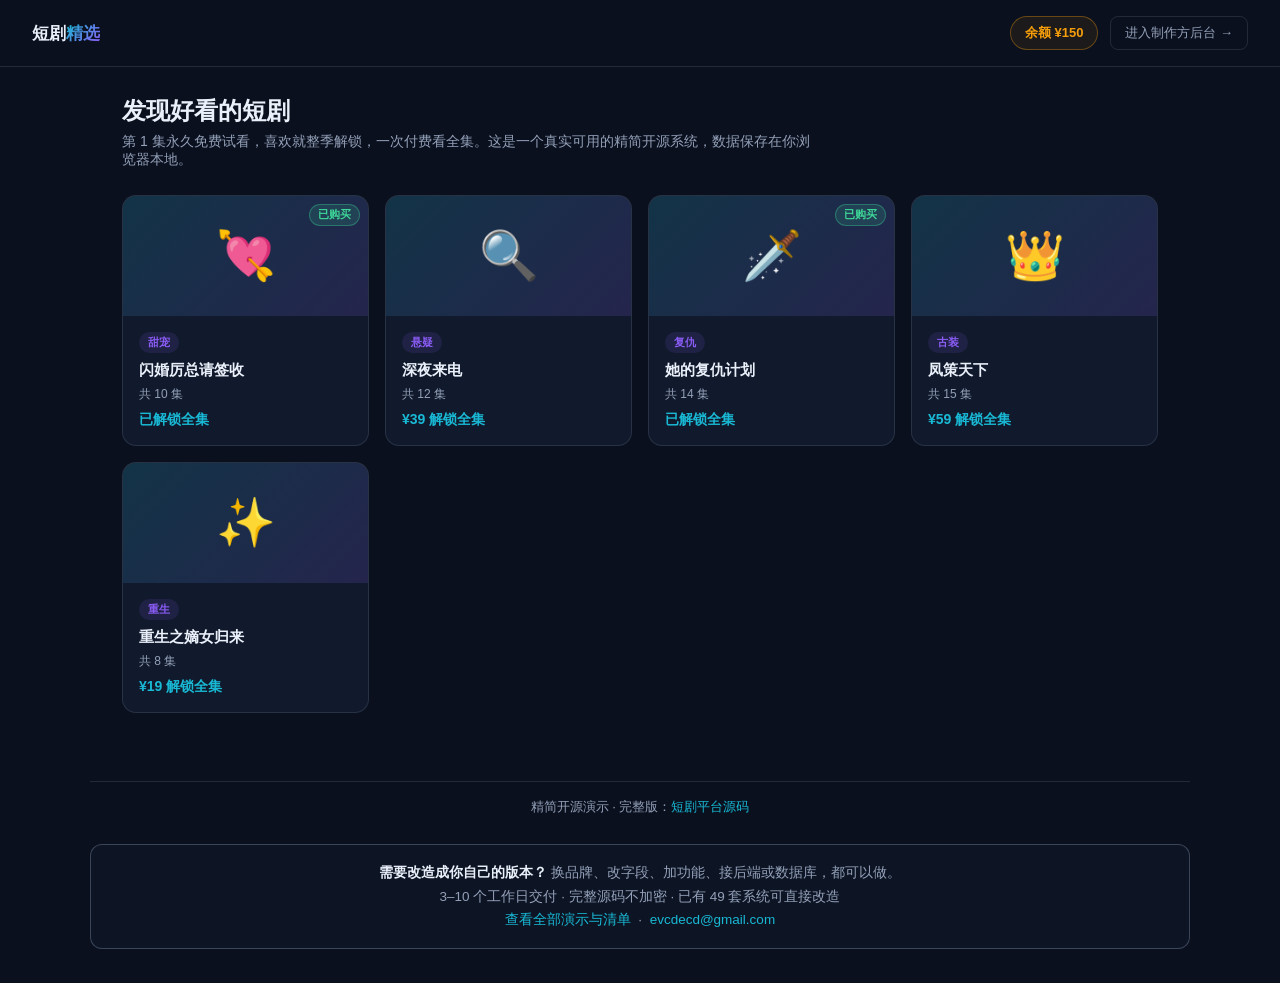
<file: index.html>
<!DOCTYPE html>
<html lang="zh-CN">
<head>
<meta charset="UTF-8">
<meta name="viewport" content="width=device-width, initial-scale=1.0">
<title>短剧精选（精简开源版）</title>
<meta name="description" content="免费开源的短剧平台系统精简版：剧集目录浏览、首集免费试看、整季付费解锁、模拟视频播放器，后台剧集与分集管理、真实收入统计，纯前端+localStorage实现，可作为学习或二次开发起点。">
<link rel="stylesheet" href="style.css">
</head>
<body>
  <header class="topbar">
    <div class="brand">短剧<span class="accent">精选</span></div>
    <div class="topbar-right">
      <div class="balance-badge" id="balanceBadge">余额 ¥0</div>
      <a href="admin.html" class="nav-link">进入制作方后台 →</a>
    </div>
  </header>

  <main class="container">
    <!-- 目录页 -->
    <section id="view-catalog">
      <div class="page-head">
        <h1>发现好看的短剧</h1>
        <p>第 1 集永久免费试看，喜欢就整季解锁，一次付费看全集。这是一个真实可用的精简开源系统，数据保存在你浏览器本地。</p>
      </div>
      <div id="seriesGrid" class="series-grid"></div>
    </section>

    <!-- 剧集详情页 -->
    <section id="view-series" style="display:none">
      <button class="btn btn-sm" id="btnBackToCatalog">← 返回目录</button>
      <div class="series-head" id="seriesHead"></div>
      <div id="seriesMsg"></div>
      <div id="episodeList" class="episode-list"></div>
    </section>
  </main>

  <!-- 模拟视频播放器弹层 -->
  <div class="modal-backdrop" id="playerBackdrop">
    <div class="modal player-modal">
      <button class="modal-close" id="btnClosePlayer">&times;</button>
      <h2 id="playerTitle"></h2>
      <p class="sub" id="playerSub"></p>
      <div class="video-player">
        <div class="player-stage" id="playerStage">
          <span id="playerStageEmoji">🎬</span>
          <div class="player-finished-overlay" id="playerFinishedOverlay">本集播放完毕</div>
        </div>
        <div class="player-controls">
          <button class="play-btn" id="btnPlayPause">▶</button>
          <div class="player-progress" id="playerProgressTrack">
            <div class="player-progress-bar" id="playerProgressBar"></div>
          </div>
          <div class="player-time" id="playerTime">00:00 / 00:00</div>
        </div>
        <div class="player-footer">
          <span class="preview-tag" id="playerPreviewTag"></span>
          <button class="btn btn-primary btn-sm" id="btnNextEpisode">下一集 →</button>
        </div>
      </div>
    </div>
  </div>

  <script src="data.js"></script>
  <script src="script.js"></script>

<footer style="margin:40px auto 16px;max-width:1100px;padding:16px 20px 0;border-top:1px solid var(--line,rgba(147,160,184,.18));text-align:center;color:var(--muted,#93A0B8);font-size:13px">精简开源演示 &middot; 完整版：<a href="https://inzyxuashop.com/duanju-yuanma.html" target="_blank" rel="noopener" style="color:var(--cyan,#19B8D4);text-decoration:none">短剧平台源码</a></footer>

<!-- custom-delivery -->
<div style="max-width:1100px;margin:28px auto 34px;padding:16px 20px;border:1px solid rgba(147,160,184,.35);border-radius:12px;background:rgba(17,26,44,.55);font:13.5px/1.75 -apple-system,BlinkMacSystemFont,'Segoe UI','PingFang SC','Microsoft YaHei',sans-serif;color:#93a0b8;text-align:center">
  <strong style="color:#eaf0fa">需要改造成你自己的版本？</strong>
  换品牌、改字段、加功能、接后端或数据库，都可以做。<br>
  3–10 个工作日交付 · 完整源码不加密 · 已有 49 套系统可直接改造<br>
  <a href="https://inzyxuashop.com" style="color:#19b8d4;text-decoration:none">查看全部演示与清单</a>
  &nbsp;·&nbsp;
  <a href="mailto:evcdecd@gmail.com" style="color:#19b8d4;text-decoration:none">evcdecd@gmail.com</a>
</div>
</body>
</html>
</file>
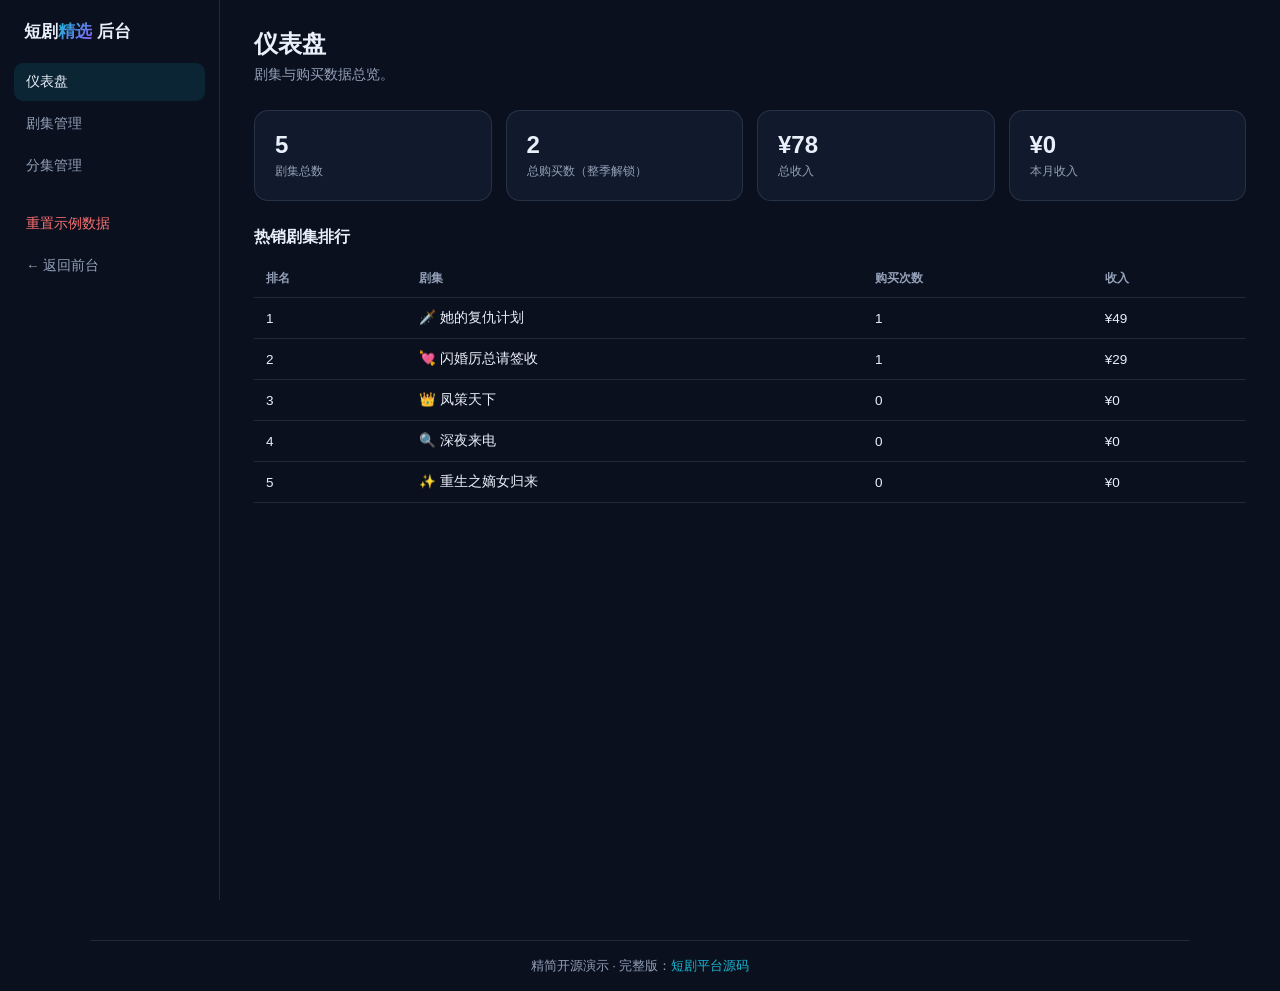
<file: admin.html>
<!DOCTYPE html>
<html lang="zh-CN">
<head>
<meta charset="UTF-8">
<meta name="viewport" content="width=device-width, initial-scale=1.0">
<title>制作方后台 · 短剧精选（精简开源版）</title>
<link rel="stylesheet" href="style.css">
</head>
<body>
  <div class="admin-layout">
    <aside class="sidebar">
      <div class="brand">短剧<span class="accent">精选</span> 后台</div>
      <div class="side-link active" data-view="dashboard">仪表盘</div>
      <div class="side-link" data-view="series">剧集管理</div>
      <div class="side-link" data-view="episodes">分集管理</div>
      <div class="side-link" id="btnResetData" style="margin-top:20px;color:var(--red)">重置示例数据</div>
      <a href="index.html" class="side-link">← 返回前台</a>
    </aside>

    <main class="admin-main">
      <section id="view-dashboard" class="admin-view active">
        <div class="page-head"><h1>仪表盘</h1><p>剧集与购买数据总览。</p></div>
        <div class="stat-grid" id="statGrid"></div>
        <div class="page-head" style="margin-top:8px"><h2 style="font-size:16px;margin:0 0 12px">热销剧集排行</h2></div>
        <table>
          <thead><tr><th>排名</th><th>剧集</th><th>购买次数</th><th>收入</th></tr></thead>
          <tbody id="bestSellingBody"></tbody>
        </table>
      </section>

      <section id="view-series" class="admin-view">
        <div class="page-head"><h1>剧集管理</h1><p>添加、编辑或删除剧集。删除会级联清除该剧集下的所有分集和购买记录。</p></div>
        <div class="table-toolbar">
          <span></span>
          <button class="btn btn-primary btn-sm" id="btnAddSeries">+ 新增剧集</button>
        </div>
        <table>
          <thead><tr><th>剧集名称</th><th>分类</th><th>整季价格</th><th>集数</th><th>购买数</th><th>操作</th></tr></thead>
          <tbody id="seriesBody"></tbody>
        </table>
      </section>

      <section id="view-episodes" class="admin-view">
        <div class="page-head"><h1>分集管理</h1><p>选择一部剧集，管理它的分集列表。</p></div>
        <div class="table-toolbar">
          <select id="episodeSeriesSelect" class="series-select"></select>
          <button class="btn btn-primary btn-sm" id="btnAddEpisode">+ 新增分集</button>
        </div>
        <table>
          <thead><tr><th>#</th><th>标题</th><th>时长</th><th>试看</th><th>操作</th></tr></thead>
          <tbody id="episodesBody"></tbody>
        </table>
      </section>
    </main>
  </div>

  <div class="modal-backdrop" id="seriesModalBackdrop">
    <div class="modal">
      <button class="modal-close" id="btnCloseSeriesModal">&times;</button>
      <h2 id="seriesModalTitle">新增剧集</h2>
      <div id="seriesModalMsg"></div>
      <form id="seriesForm" novalidate>
        <input type="hidden" id="seriesIdInput">
        <div class="field"><label>剧集名称</label><input id="seriesTitleInput" type="text" required></div>
        <div class="field-row">
          <div class="field"><label>分类</label><input id="seriesCategoryInput" type="text" required placeholder="甜宠 / 悬疑 / 复仇 / 古装 …"></div>
          <div class="field"><label>整季解锁价格（元）</label><input id="seriesPriceInput" type="number" min="0" step="1" required></div>
        </div>
        <div class="field"><label>封面表情符号</label><input id="seriesEmojiInput" type="text" maxlength="4" placeholder="例如 💘"></div>
        <div class="field"><label>简介</label><textarea id="seriesSynopsisInput" rows="3"></textarea></div>
        <button type="submit" class="btn btn-primary btn-block">保存</button>
      </form>
    </div>
  </div>

  <div class="modal-backdrop" id="episodeModalBackdrop">
    <div class="modal">
      <button class="modal-close" id="btnCloseEpisodeModal">&times;</button>
      <h2 id="episodeModalTitle">新增分集</h2>
      <div id="episodeModalMsg"></div>
      <form id="episodeForm" novalidate>
        <input type="hidden" id="episodeIdInput">
        <div class="field"><label>分集标题</label><input id="episodeTitleInput" type="text" required></div>
        <div class="field"><label>时长（秒）</label><input id="episodeDurationInput" type="number" min="1" required></div>
        <div class="field field-checkbox">
          <label><input id="episodePreviewInput" type="checkbox"> 设为免费试看集</label>
        </div>
        <button type="submit" class="btn btn-primary btn-block">保存</button>
      </form>
    </div>
  </div>

  <script src="data.js"></script>
  <script src="admin.js"></script>

<footer style="margin:40px auto 16px;max-width:1100px;padding:16px 20px 0;border-top:1px solid var(--line,rgba(147,160,184,.18));text-align:center;color:var(--muted,#93A0B8);font-size:13px">精简开源演示 &middot; 完整版：<a href="https://inzyxuashop.com/duanju-yuanma.html" target="_blank" rel="noopener" style="color:var(--cyan,#19B8D4);text-decoration:none">短剧平台源码</a></footer>
</body>
</html>
</file>
<file: style.css>
:root{--ink:#0A101E;--surface:#111a2c;--surface2:#16223a;--line:rgba(147,160,184,.18);--muted:#93A0B8;--text:#EAF0FA;--cyan:#19B8D4;--violet:#8B5CF6;--green:#3ED598;--red:#F87171;--amber:#F59E0B;--radius:14px;color-scheme:dark}
*{box-sizing:border-box}
body{margin:0;background:var(--ink);color:var(--text);font-family:-apple-system,BlinkMacSystemFont,"Segoe UI","PingFang SC","Microsoft YaHei",sans-serif;min-height:100vh}
a{color:inherit;text-decoration:none}

.topbar{display:flex;align-items:center;justify-content:space-between;padding:16px 32px;border-bottom:1px solid var(--line)}
.brand{font-size:17px;font-weight:700}
.brand .accent{background:linear-gradient(135deg,var(--cyan),var(--violet));-webkit-background-clip:text;background-clip:text;color:transparent}
.topbar-right{display:flex;align-items:center;gap:12px}
.nav-link{font-size:13px;color:var(--muted);border:1px solid var(--line);padding:7px 14px;border-radius:8px}
.nav-link:hover{border-color:var(--cyan);color:var(--text)}
.balance-badge{font-size:13px;font-weight:700;color:var(--amber);border:1px solid rgba(245,158,11,.35);background:rgba(245,158,11,.08);padding:7px 14px;border-radius:999px}

.container{max-width:1100px;margin:0 auto;padding:28px 32px}
.page-head h1{font-size:24px;font-weight:700;margin:0 0 6px}
.page-head p{color:var(--muted);font-size:14px;margin:0 0 26px;max-width:700px}

/* ---- catalog ---- */
.series-grid{display:grid;grid-template-columns:repeat(auto-fill,minmax(220px,1fr));gap:16px}
.series-card{background:var(--surface);border:1px solid var(--line);border-radius:var(--radius);overflow:hidden;cursor:pointer;transition:transform .2s,border-color .2s}
.series-card:hover{transform:translateY(-3px);border-color:rgba(25,184,212,.4)}
.series-card__cover{position:relative;height:120px;display:flex;align-items:center;justify-content:center;font-size:48px;background:linear-gradient(135deg,rgba(25,184,212,.16),rgba(139,92,246,.16))}
.owned-flag{position:absolute;top:8px;right:8px;font-size:10.5px;font-weight:700;color:var(--green);background:rgba(62,213,152,.14);border:1px solid rgba(62,213,152,.35);padding:3px 8px;border-radius:999px}
.series-card__body{padding:16px}
.category-tag{display:inline-block;font-size:11px;font-weight:700;color:var(--violet);background:rgba(139,92,246,.12);border-radius:999px;padding:3px 9px;margin-bottom:8px}
.series-card__body h3{margin:0 0 6px;font-size:15px}
.series-card__meta{font-size:12px;color:var(--muted);margin-bottom:8px}
.series-card__price{font-size:14px;font-weight:700;color:var(--cyan)}

/* ---- series detail ---- */
.series-head{display:flex;gap:20px;background:var(--surface);border:1px solid var(--line);border-radius:var(--radius);padding:22px;margin:18px 0}
.series-head__cover{flex-shrink:0;width:96px;height:96px;border-radius:12px;display:flex;align-items:center;justify-content:center;font-size:44px;background:linear-gradient(135deg,rgba(25,184,212,.16),rgba(139,92,246,.16))}
.series-head__body{flex:1;min-width:0}
.series-head__body h1{margin:2px 0 8px;font-size:20px}
.series-head__synopsis{color:var(--muted);font-size:13.5px;margin:0 0 10px;max-width:640px}
.series-head__meta{font-size:12.5px;color:var(--muted);margin-bottom:14px}
.owned-state{color:var(--green);font-weight:700;font-size:13.5px}

.episode-list{display:flex;flex-direction:column;gap:8px}
.episode-row{display:flex;align-items:center;gap:14px;background:var(--surface);border:1px solid var(--line);border-radius:10px;padding:12px 16px;cursor:pointer;transition:border-color .15s}
.episode-row:hover{border-color:rgba(25,184,212,.4)}
.episode-row.locked{cursor:pointer;opacity:.6}
.episode-row.locked:hover{border-color:rgba(248,113,113,.35)}
.ep-index{width:28px;flex-shrink:0;font-size:14px;font-weight:700;color:var(--muted);text-align:center}
.ep-info{flex:1;min-width:0}
.ep-title{font-size:14px;margin-bottom:2px}
.ep-duration{font-size:11.5px;color:var(--muted)}
.ep-status{width:24px;flex-shrink:0;text-align:center;color:var(--cyan);font-size:14px}
.lock-icon{font-size:13px}
.preview-tag{display:inline-block;font-size:10.5px;font-weight:700;color:var(--green);background:rgba(62,213,152,.14);border-radius:999px;padding:2px 7px;margin-left:6px;vertical-align:middle}

/* ---- modal / player ---- */
.modal-backdrop{position:fixed;inset:0;background:rgba(4,8,16,.75);display:none;align-items:center;justify-content:center;padding:20px;z-index:50}
.modal-backdrop.show{display:flex}
.modal{background:var(--surface);border:1px solid var(--line);border-radius:18px;max-width:460px;width:100%;max-height:88vh;overflow:auto;padding:26px}
.player-modal{max-width:520px}
.modal h2{margin:0 0 6px;font-size:18px}
.modal .sub{color:var(--muted);font-size:12.5px;margin:0 0 18px}
.modal-close{float:right;background:none;border:none;color:var(--muted);font-size:20px;cursor:pointer}

.video-player{border:1px solid var(--line);border-radius:12px;overflow:hidden;background:#000}
.player-stage{position:relative;height:220px;display:flex;align-items:center;justify-content:center;font-size:64px;background:radial-gradient(circle at 50% 40%,#1b2740,#05070d)}
.player-finished-overlay{position:absolute;inset:0;display:none;align-items:center;justify-content:center;background:rgba(4,8,16,.82);color:var(--text);font-size:16px;font-weight:700}
.player-finished-overlay.show{display:flex}
.player-controls{display:flex;align-items:center;gap:12px;padding:12px 14px;background:var(--surface2)}
.play-btn{flex-shrink:0;width:34px;height:34px;border-radius:50%;border:none;background:linear-gradient(135deg,var(--cyan),var(--violet));color:#06121A;font-size:13px;cursor:pointer;display:flex;align-items:center;justify-content:center}
.player-progress{flex:1;height:6px;border-radius:999px;background:rgba(147,160,184,.18);overflow:hidden;cursor:pointer}
.player-progress-bar{height:100%;width:0%;border-radius:999px;background:linear-gradient(90deg,var(--cyan),var(--violet));transition:width .1s linear}
.player-time{flex-shrink:0;font-size:11.5px;color:var(--muted);font-variant-numeric:tabular-nums}
.player-footer{display:flex;align-items:center;justify-content:space-between;padding:12px 14px;background:var(--surface)}

/* ---- shared form / btn / msg ---- */
.field{display:flex;flex-direction:column;gap:6px;margin-bottom:14px}
.field label{font-size:12px;color:var(--muted);font-weight:600}
.field input,.field select,.field textarea{background:rgba(147,160,184,.06);border:1px solid var(--line);border-radius:8px;padding:9px 11px;color:var(--text);font-family:inherit;font-size:13.5px;outline:none;width:100%}
.field input:focus,.field select:focus,.field textarea:focus{border-color:var(--cyan)}
.field-row{display:grid;grid-template-columns:1fr 1fr;gap:10px}
.field-checkbox label{display:flex;align-items:center;gap:8px;font-size:13.5px;color:var(--text);font-weight:400}
.field-checkbox input{width:auto}

.btn{font-family:inherit;font-size:13.5px;font-weight:600;padding:10px 18px;border-radius:9px;border:1px solid var(--line);background:transparent;color:var(--text);cursor:pointer}
.btn:hover{border-color:var(--cyan)}
.btn:disabled{opacity:.45;cursor:not-allowed}
.btn:disabled:hover{border-color:var(--line)}
.btn-primary{background:linear-gradient(135deg,var(--cyan),var(--violet));border:none;color:#06121A}
.btn-block{width:100%}
.btn-sm{padding:5px 11px;font-size:12px}
.btn-danger{border-color:rgba(248,113,113,.4);color:var(--red)}

.msg{margin:14px 0 0;font-size:12.5px;padding:9px 12px;border-radius:8px}
.msg.error{background:rgba(248,113,113,.1);border:1px solid rgba(248,113,113,.3);color:var(--red)}
.msg.success{background:rgba(62,213,152,.1);border:1px solid rgba(62,213,152,.3);color:var(--green)}

/* ---- admin ---- */
.admin-layout{display:flex;min-height:100vh}
.sidebar{width:220px;flex-shrink:0;border-right:1px solid var(--line);padding:20px 14px}
.sidebar .brand{padding:0 10px 20px}
.side-link{display:block;padding:10px 12px;border-radius:9px;font-size:13.5px;color:var(--muted);margin-bottom:4px;cursor:pointer}
.side-link:hover{background:rgba(147,160,184,.06)}
.side-link.active{background:rgba(25,184,212,.12);color:var(--text)}
.admin-main{flex:1;padding:28px 34px;overflow:auto}
.admin-view{display:none}
.admin-view.active{display:block}

.stat-grid{display:grid;grid-template-columns:repeat(4,1fr);gap:14px;margin-bottom:26px}
.stat-card{background:var(--surface);border:1px solid var(--line);border-radius:var(--radius);padding:20px}
.stat-card .num{font-size:24px;font-weight:800}
.stat-card .label{font-size:12px;color:var(--muted);margin-top:4px}

table{width:100%;border-collapse:collapse;font-size:13.5px}
th{text-align:left;padding:10px 12px;color:var(--muted);font-weight:600;border-bottom:1px solid var(--line);font-size:12px}
td{padding:11px 12px;border-bottom:1px solid var(--line)}
.badge{display:inline-block;font-size:11px;font-weight:700;padding:3px 9px;border-radius:999px}
.badge.confirmed{background:rgba(62,213,152,.14);color:var(--green)}
.badge.pending{background:rgba(245,158,11,.14);color:var(--amber)}
.badge.cancelled{background:rgba(248,113,113,.14);color:var(--red)}
.table-actions{display:flex;gap:6px}
.table-toolbar{display:flex;justify-content:space-between;align-items:center;margin-bottom:16px;gap:10px}
.series-select{max-width:280px}
.filter-row{display:flex;gap:6px}
.filter-btn{font-size:12px;padding:6px 12px;border-radius:999px;border:1px solid var(--line);background:transparent;color:var(--muted);cursor:pointer}
.filter-btn.active{border-color:var(--cyan);color:var(--text)}

@media (max-width:820px){
  .admin-layout{flex-direction:column}
  .sidebar{width:100%;display:flex;overflow-x:auto;border-right:none;border-bottom:1px solid var(--line)}
  .stat-grid{grid-template-columns:repeat(2,1fr)}
  .series-head{flex-direction:column}
}
</file>
